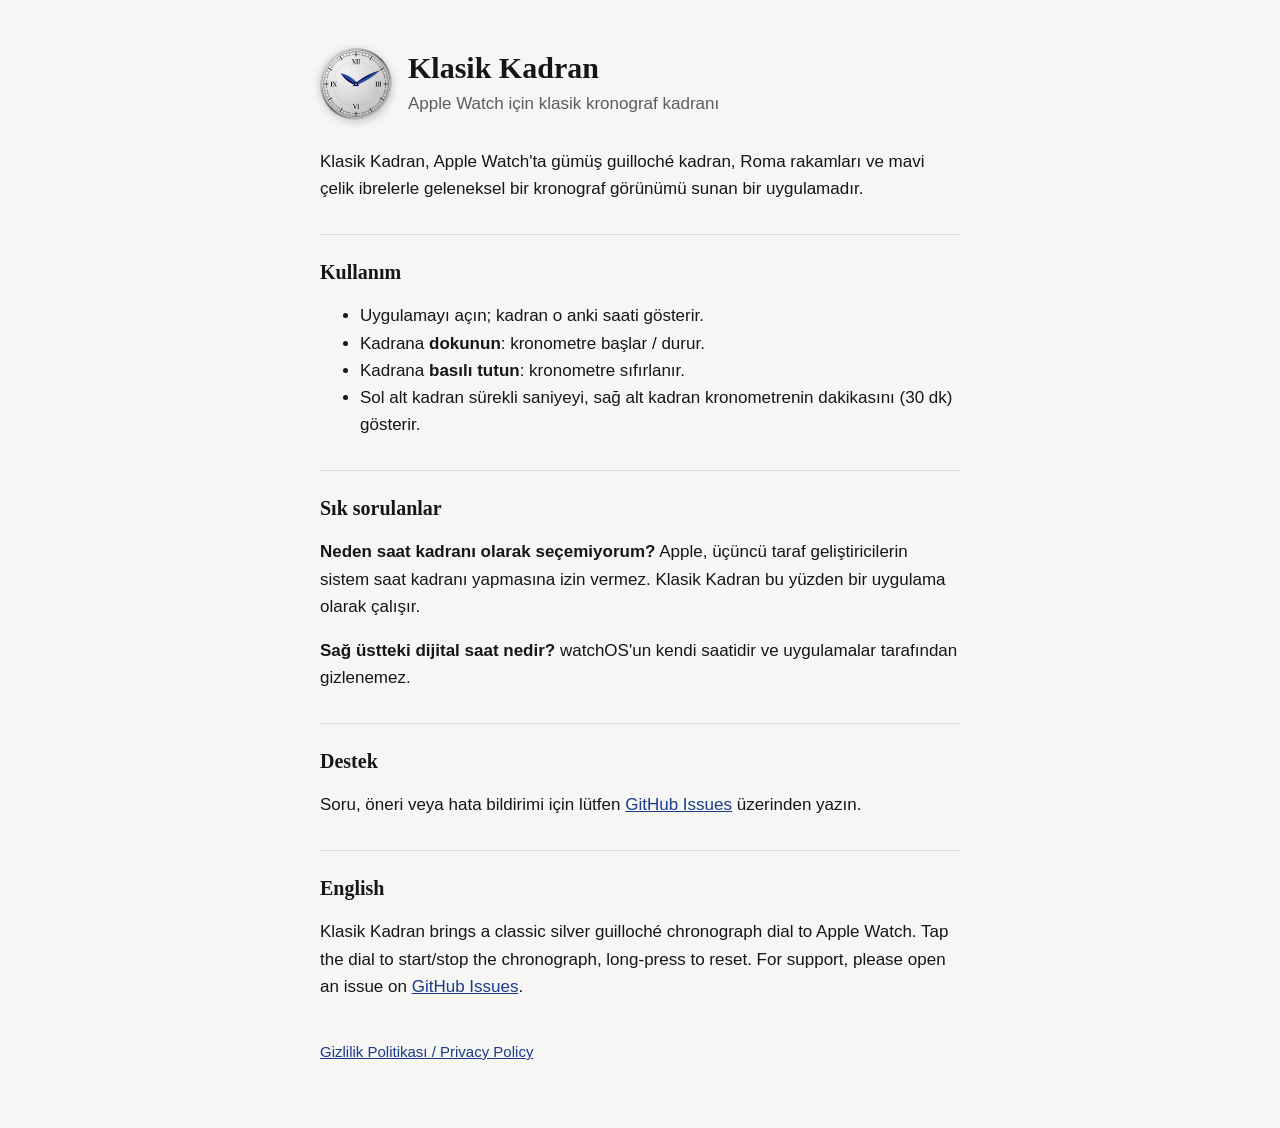
<file: index.html>
<!doctype html>
<html lang="tr">
<head>
<meta charset="utf-8">
<meta name="viewport" content="width=device-width, initial-scale=1">
<title>Klasik Kadran – Destek</title>
<link rel="stylesheet" href="style.css">
</head>
<body>
<main>
<header>
  <img src="icon.png" alt="Klasik Kadran simgesi">
  <div><h1>Klasik Kadran</h1><p class="sub">Apple Watch için klasik kronograf kadranı</p></div>
</header>

<p>Klasik Kadran, Apple Watch'ta gümüş guilloché kadran, Roma rakamları ve mavi çelik ibrelerle geleneksel bir kronograf görünümü sunan bir uygulamadır.</p>

<h2>Kullanım</h2>
<ul>
  <li>Uygulamayı açın; kadran o anki saati gösterir.</li>
  <li>Kadrana <strong>dokunun</strong>: kronometre başlar / durur.</li>
  <li>Kadrana <strong>basılı tutun</strong>: kronometre sıfırlanır.</li>
  <li>Sol alt kadran sürekli saniyeyi, sağ alt kadran kronometrenin dakikasını (30 dk) gösterir.</li>
</ul>

<h2>Sık sorulanlar</h2>
<p><strong>Neden saat kadranı olarak seçemiyorum?</strong> Apple, üçüncü taraf geliştiricilerin sistem saat kadranı yapmasına izin vermez. Klasik Kadran bu yüzden bir uygulama olarak çalışır.</p>
<p><strong>Sağ üstteki dijital saat nedir?</strong> watchOS'un kendi saatidir ve uygulamalar tarafından gizlenemez.</p>

<h2>Destek</h2>
<p>Soru, öneri veya hata bildirimi için lütfen <a href="https://github.com/msy34/klasik-kadran/issues">GitHub Issues</a> üzerinden yazın.</p>

<h2>English</h2>
<p>Klasik Kadran brings a classic silver guilloché chronograph dial to Apple Watch. Tap the dial to start/stop the chronograph, long-press to reset. For support, please open an issue on <a href="https://github.com/msy34/klasik-kadran/issues">GitHub Issues</a>.</p>

<nav><a href="privacy.html">Gizlilik Politikası / Privacy Policy</a></nav>
</main>
</body>
</html>
</file>
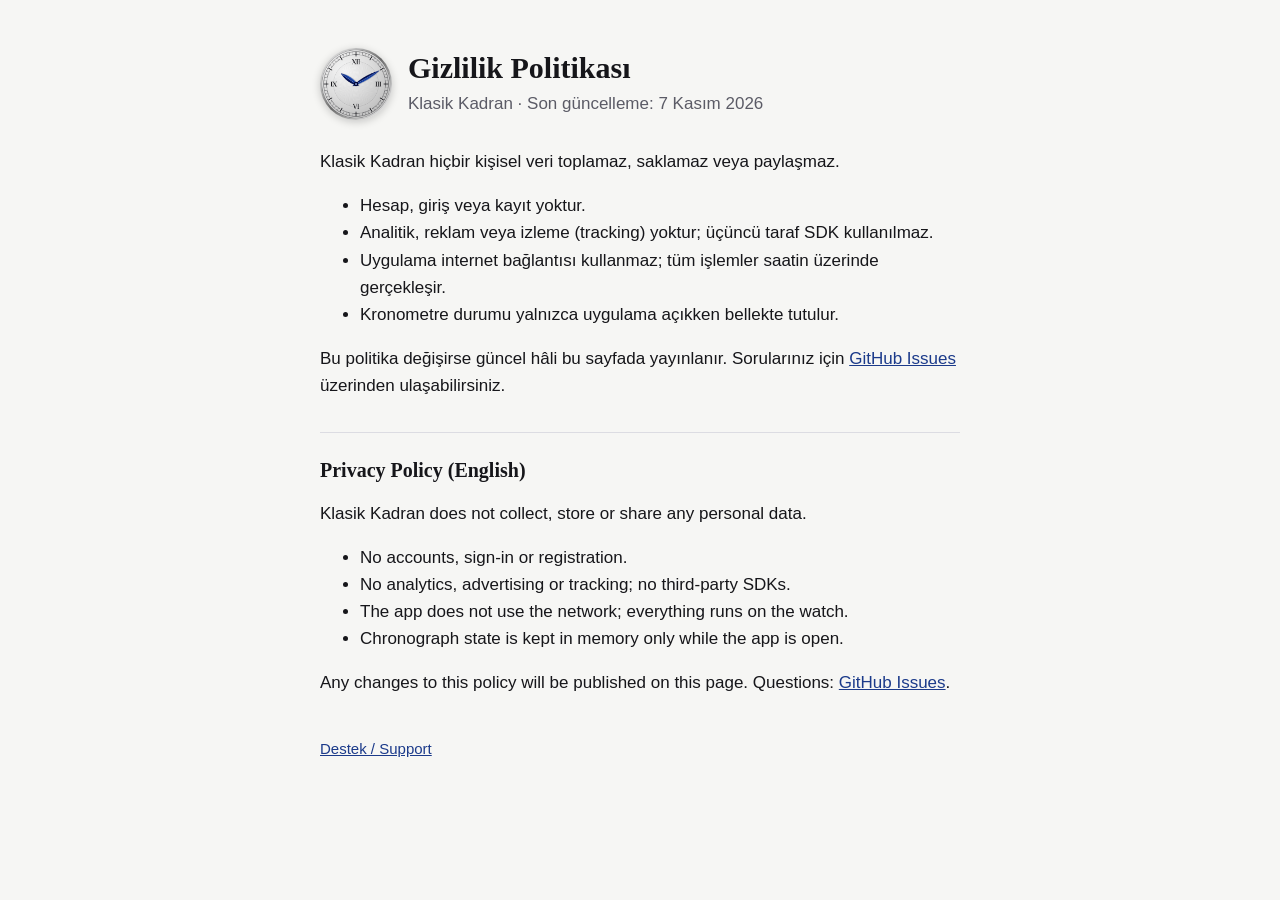
<file: privacy.html>
<!doctype html>
<html lang="tr">
<head>
<meta charset="utf-8">
<meta name="viewport" content="width=device-width, initial-scale=1">
<title>Klasik Kadran – Gizlilik Politikası</title>
<link rel="stylesheet" href="style.css">
</head>
<body>
<main>
<header>
  <img src="icon.png" alt="Klasik Kadran simgesi">
  <div><h1>Gizlilik Politikası</h1><p class="sub">Klasik Kadran · Son güncelleme: 7 Kasım 2026</p></div>
</header>

<p>Klasik Kadran hiçbir kişisel veri toplamaz, saklamaz veya paylaşmaz.</p>
<ul>
  <li>Hesap, giriş veya kayıt yoktur.</li>
  <li>Analitik, reklam veya izleme (tracking) yoktur; üçüncü taraf SDK kullanılmaz.</li>
  <li>Uygulama internet bağlantısı kullanmaz; tüm işlemler saatin üzerinde gerçekleşir.</li>
  <li>Kronometre durumu yalnızca uygulama açıkken bellekte tutulur.</li>
</ul>
<p>Bu politika değişirse güncel hâli bu sayfada yayınlanır. Sorularınız için <a href="https://github.com/msy34/klasik-kadran/issues">GitHub Issues</a> üzerinden ulaşabilirsiniz.</p>

<h2>Privacy Policy (English)</h2>
<p>Klasik Kadran does not collect, store or share any personal data.</p>
<ul>
  <li>No accounts, sign-in or registration.</li>
  <li>No analytics, advertising or tracking; no third-party SDKs.</li>
  <li>The app does not use the network; everything runs on the watch.</li>
  <li>Chronograph state is kept in memory only while the app is open.</li>
</ul>
<p>Any changes to this policy will be published on this page. Questions: <a href="https://github.com/msy34/klasik-kadran/issues">GitHub Issues</a>.</p>

<nav><a href="index.html">Destek / Support</a></nav>
</main>
</body>
</html>
</file>
<file: style.css>
:root { --ink: #16161a; --muted: #5b5b66; --line: #dcdce2; --bg: #f6f6f4; --accent: #1b3a8a; }
@media (prefers-color-scheme: dark) { :root { --ink: #ececf0; --muted: #a3a3ad; --line: #34343c; --bg: #141417; --accent: #8fb0ff; } }
* { box-sizing: border-box; }
body { margin: 0; background: var(--bg); color: var(--ink); font: 17px/1.6 -apple-system, BlinkMacSystemFont, "Segoe UI", sans-serif; }
main { max-width: 680px; margin: 0 auto; padding: 48px 20px 64px; }
header { display: flex; align-items: center; gap: 16px; margin-bottom: 28px; }
header img { width: 72px; height: 72px; border-radius: 50%; box-shadow: 0 2px 8px rgba(0,0,0,.2); }
h1 { font: 600 30px/1.2 Georgia, "Times New Roman", serif; margin: 0; }
h2 { font: 600 20px/1.3 Georgia, serif; margin: 32px 0 8px; border-top: 1px solid var(--line); padding-top: 24px; }
p.sub { margin: 4px 0 0; color: var(--muted); }
a { color: var(--accent); }
nav { margin-top: 40px; color: var(--muted); font-size: 15px; }
</file>
